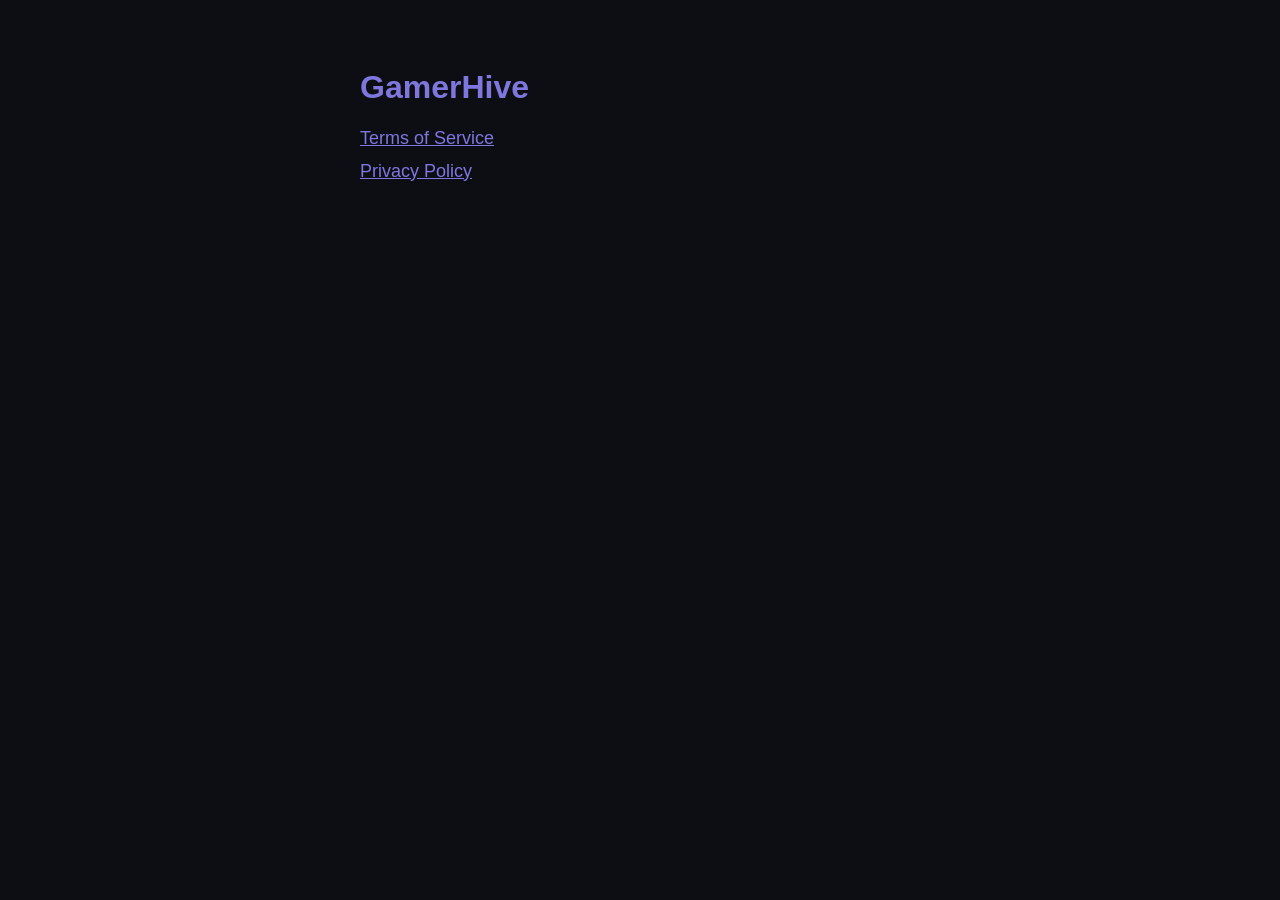
<file: index.html>
<!doctype html>
<html lang="en">
<head>
<meta charset="utf-8">
<meta name="viewport" content="width=device-width, initial-scale=1">
<title>GamerHive — Legal</title>
<style>
  body { background:#0d0d14; color:#fff; font-family:-apple-system,Segoe UI,Roboto,sans-serif; max-width:560px; margin:0 auto; padding:48px 20px; }
  h1 { color:#7F77DD; }
  a { color:#7F77DD; display:block; margin:12px 0; font-size:18px; }
</style>
</head>
<body>
  <h1>GamerHive</h1>
  <a href="./terms.html">Terms of Service</a>
  <a href="./privacy.html">Privacy Policy</a>
</body>
</html>
</file>
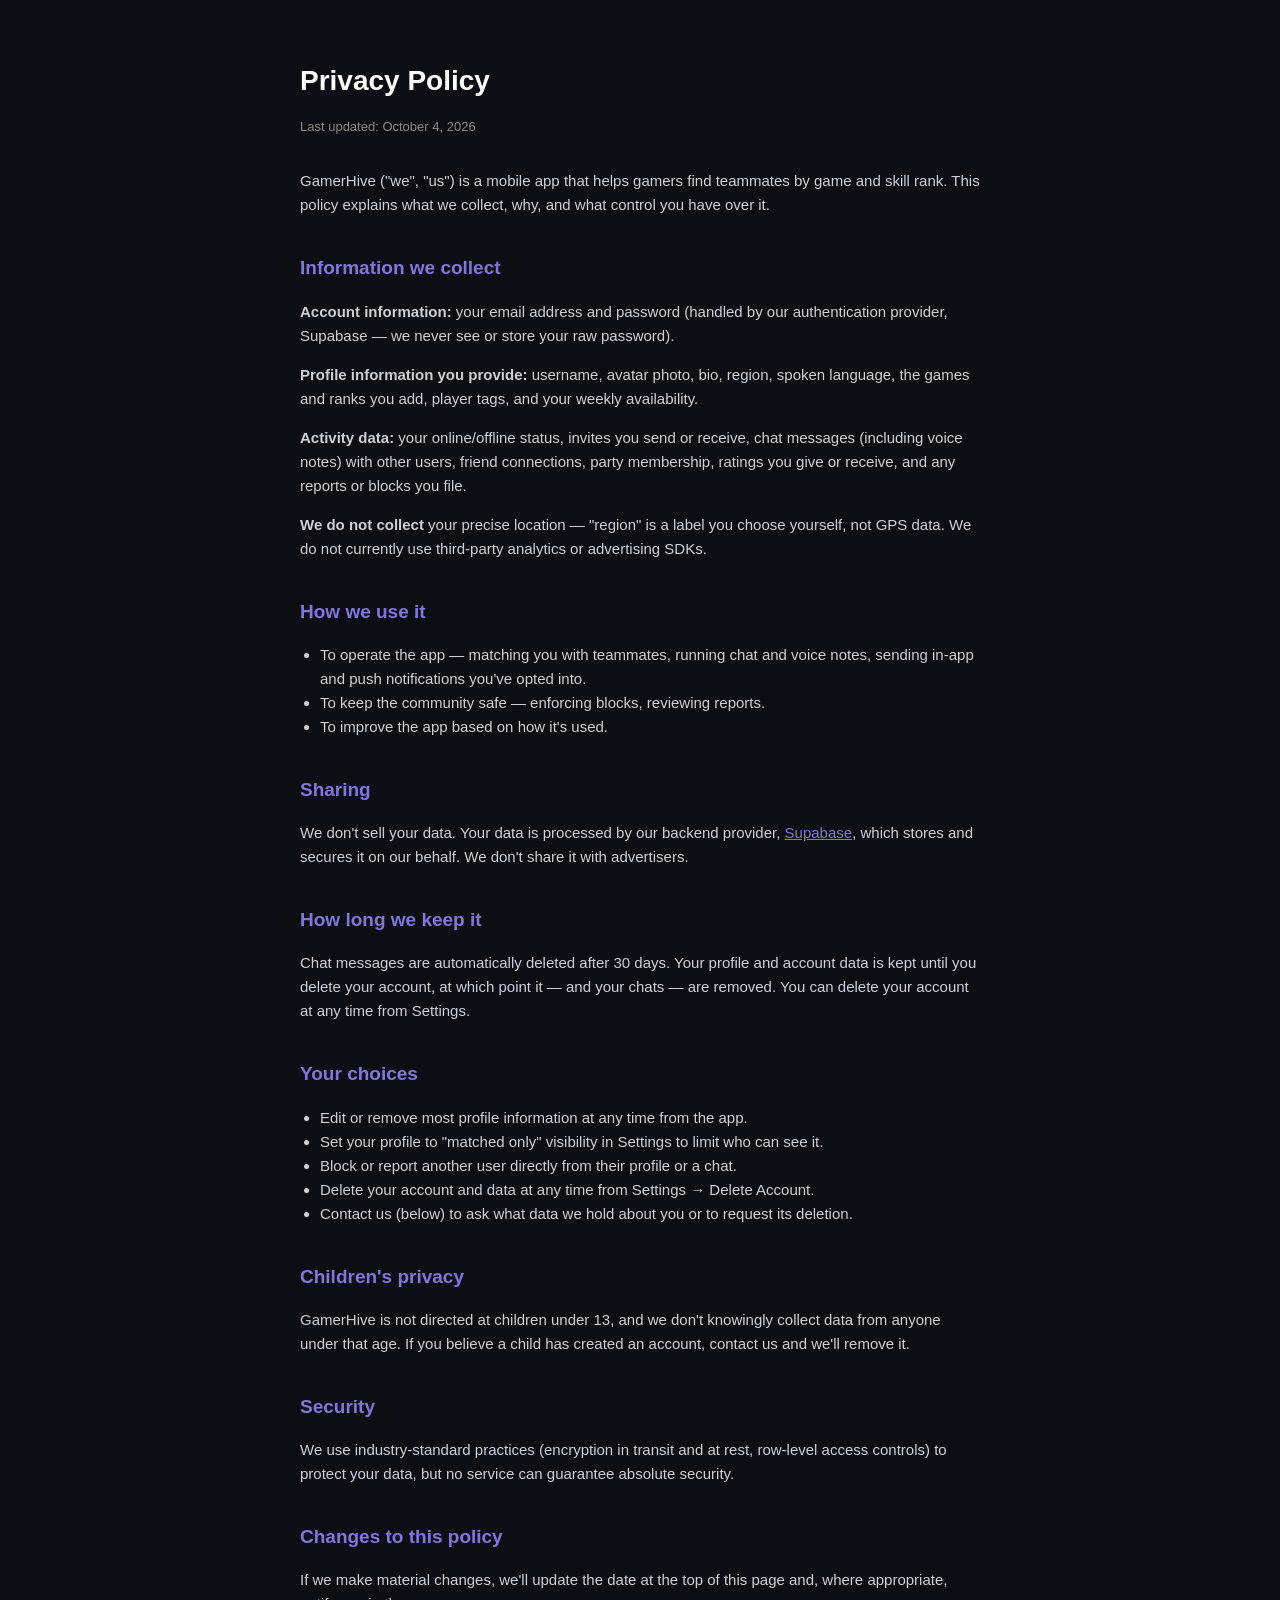
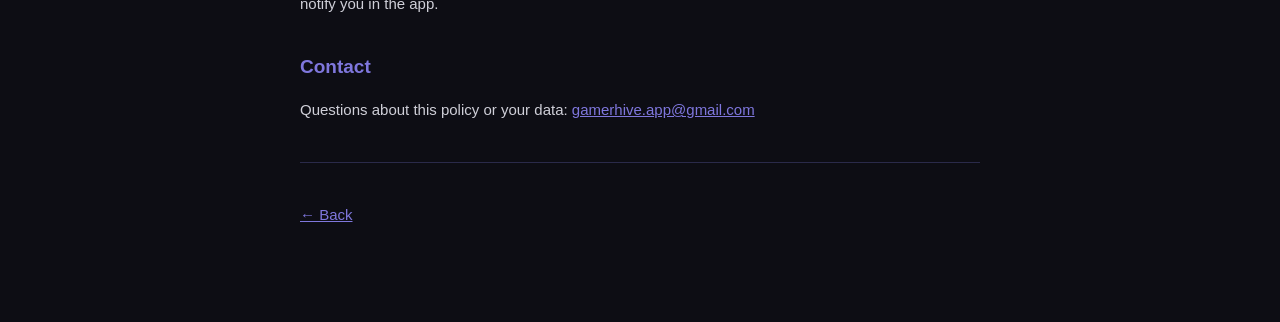
<file: privacy.html>
<!doctype html>
<html lang="en">
<head>
<meta charset="utf-8">
<meta name="viewport" content="width=device-width, initial-scale=1">
<title>GamerHive — Privacy Policy</title>
<link rel="stylesheet" href="./style.css">
</head>
<body>
  <h1>Privacy Policy</h1>
  <p class="meta">Last updated: October 4, 2026</p>

  <p>GamerHive ("we", "us") is a mobile app that helps gamers find teammates by game and skill rank. This policy explains what we collect, why, and what control you have over it.</p>

  <h2>Information we collect</h2>
  <p><strong>Account information:</strong> your email address and password (handled by our authentication provider, Supabase — we never see or store your raw password).</p>
  <p><strong>Profile information you provide:</strong> username, avatar photo, bio, region, spoken language, the games and ranks you add, player tags, and your weekly availability.</p>
  <p><strong>Activity data:</strong> your online/offline status, invites you send or receive, chat messages (including voice notes) with other users, friend connections, party membership, ratings you give or receive, and any reports or blocks you file.</p>
  <p><strong>We do not collect</strong> your precise location — "region" is a label you choose yourself, not GPS data. We do not currently use third-party analytics or advertising SDKs.</p>

  <h2>How we use it</h2>
  <ul>
    <li>To operate the app — matching you with teammates, running chat and voice notes, sending in-app and push notifications you've opted into.</li>
    <li>To keep the community safe — enforcing blocks, reviewing reports.</li>
    <li>To improve the app based on how it's used.</li>
  </ul>

  <h2>Sharing</h2>
  <p>We don't sell your data. Your data is processed by our backend provider, <a href="https://supabase.com/privacy" target="_blank" rel="noopener">Supabase</a>, which stores and secures it on our behalf. We don't share it with advertisers.</p>

  <h2>How long we keep it</h2>
  <p>Chat messages are automatically deleted after 30 days. Your profile and account data is kept until you delete your account, at which point it — and your chats — are removed. You can delete your account at any time from Settings.</p>

  <h2>Your choices</h2>
  <ul>
    <li>Edit or remove most profile information at any time from the app.</li>
    <li>Set your profile to "matched only" visibility in Settings to limit who can see it.</li>
    <li>Block or report another user directly from their profile or a chat.</li>
    <li>Delete your account and data at any time from Settings → Delete Account.</li>
    <li>Contact us (below) to ask what data we hold about you or to request its deletion.</li>
  </ul>

  <h2>Children's privacy</h2>
  <p>GamerHive is not directed at children under 13, and we don't knowingly collect data from anyone under that age. If you believe a child has created an account, contact us and we'll remove it.</p>

  <h2>Security</h2>
  <p>We use industry-standard practices (encryption in transit and at rest, row-level access controls) to protect your data, but no service can guarantee absolute security.</p>

  <h2>Changes to this policy</h2>
  <p>If we make material changes, we'll update the date at the top of this page and, where appropriate, notify you in the app.</p>

  <h2>Contact</h2>
  <p>Questions about this policy or your data: <a href="mailto:gamerhive.app@gmail.com">gamerhive.app@gmail.com</a></p>

  <hr>
  <p><a href="./index.html">← Back</a></p>
</body>
</html>
</file>
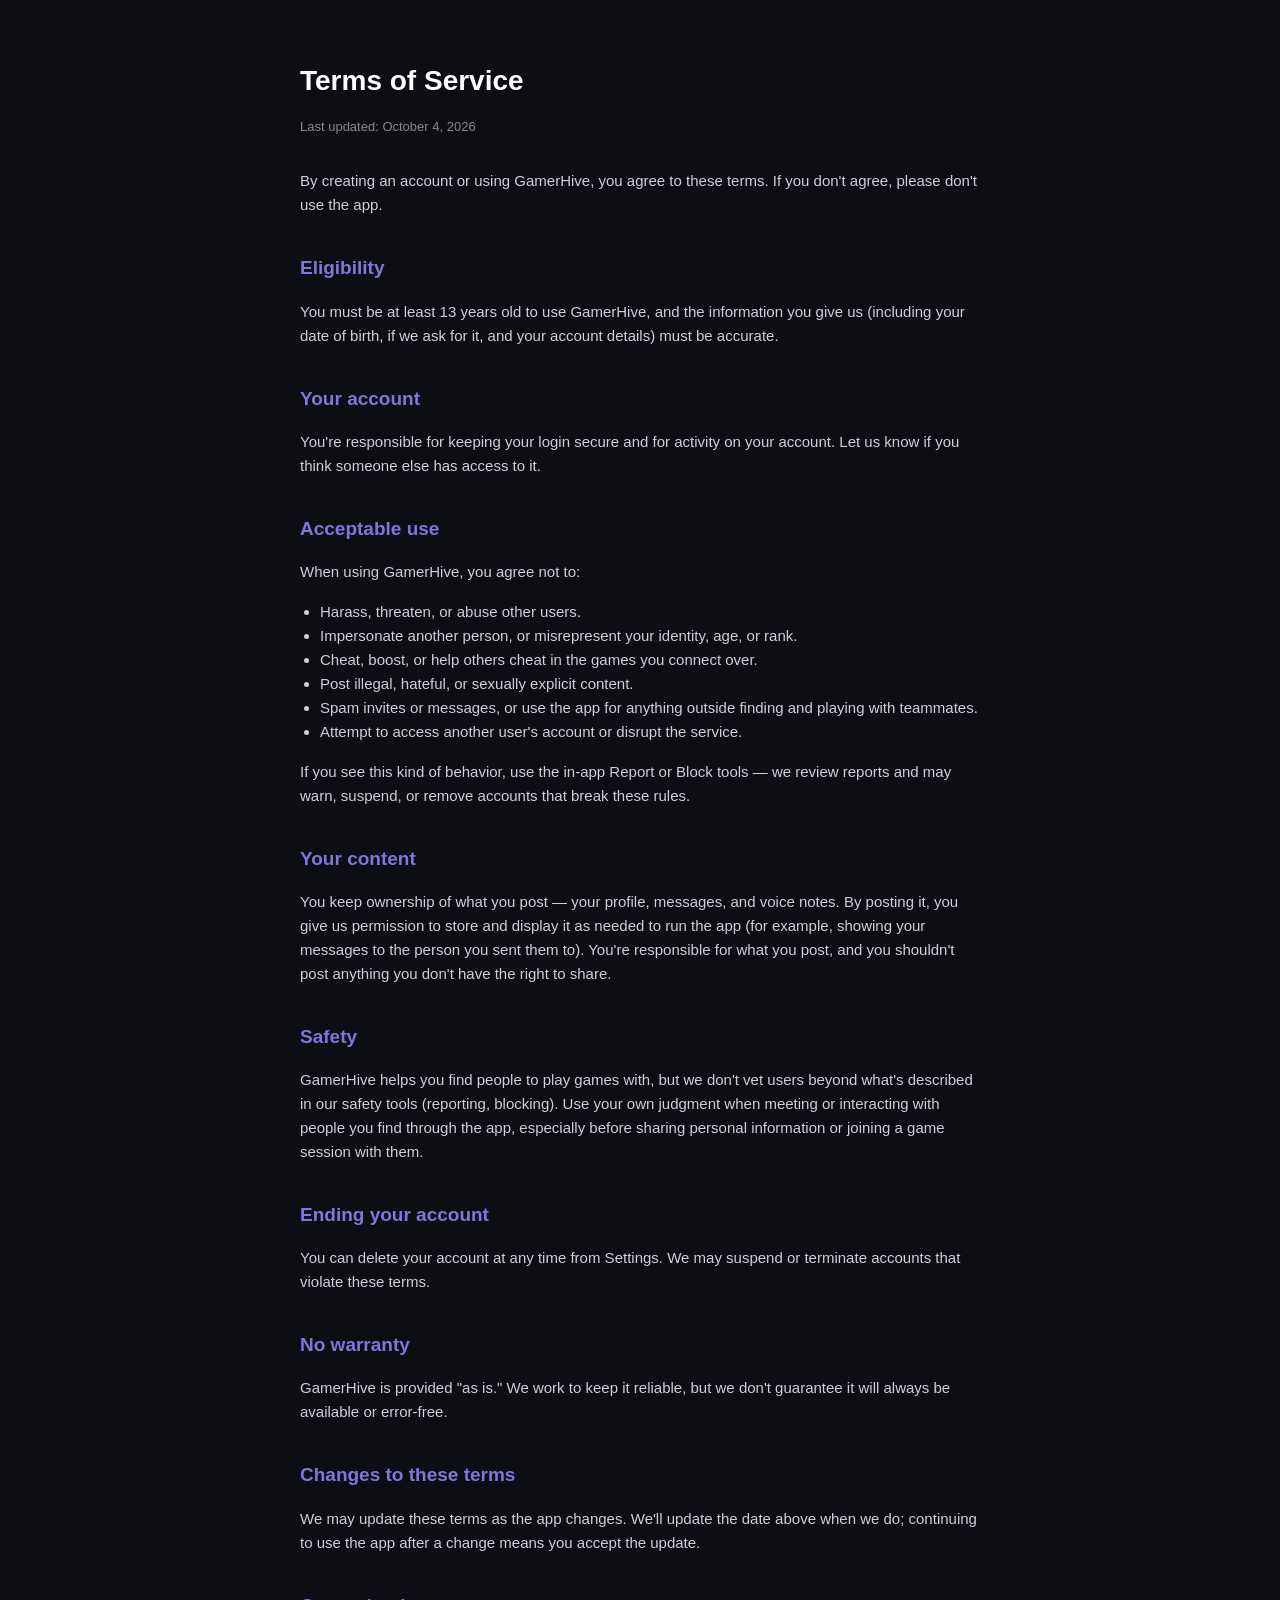
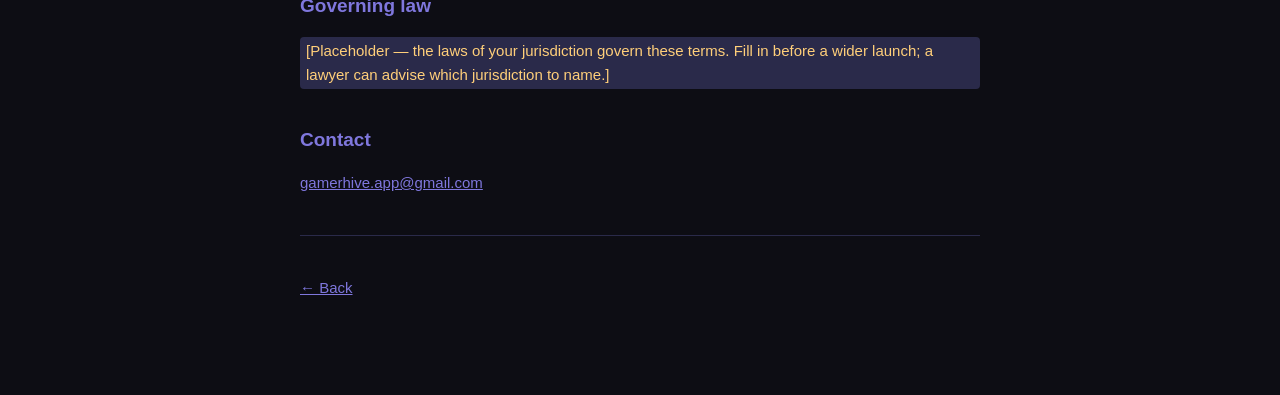
<file: terms.html>
<!doctype html>
<html lang="en">
<head>
<meta charset="utf-8">
<meta name="viewport" content="width=device-width, initial-scale=1">
<title>GamerHive — Terms of Service</title>
<link rel="stylesheet" href="./style.css">
</head>
<body>
  <h1>Terms of Service</h1>
  <p class="meta">Last updated: October 4, 2026</p>

  <p>By creating an account or using GamerHive, you agree to these terms. If you don't agree, please don't use the app.</p>

  <h2>Eligibility</h2>
  <p>You must be at least 13 years old to use GamerHive, and the information you give us (including your date of birth, if we ask for it, and your account details) must be accurate.</p>

  <h2>Your account</h2>
  <p>You're responsible for keeping your login secure and for activity on your account. Let us know if you think someone else has access to it.</p>

  <h2>Acceptable use</h2>
  <p>When using GamerHive, you agree not to:</p>
  <ul>
    <li>Harass, threaten, or abuse other users.</li>
    <li>Impersonate another person, or misrepresent your identity, age, or rank.</li>
    <li>Cheat, boost, or help others cheat in the games you connect over.</li>
    <li>Post illegal, hateful, or sexually explicit content.</li>
    <li>Spam invites or messages, or use the app for anything outside finding and playing with teammates.</li>
    <li>Attempt to access another user's account or disrupt the service.</li>
  </ul>
  <p>If you see this kind of behavior, use the in-app Report or Block tools — we review reports and may warn, suspend, or remove accounts that break these rules.</p>

  <h2>Your content</h2>
  <p>You keep ownership of what you post — your profile, messages, and voice notes. By posting it, you give us permission to store and display it as needed to run the app (for example, showing your messages to the person you sent them to). You're responsible for what you post, and you shouldn't post anything you don't have the right to share.</p>

  <h2>Safety</h2>
  <p>GamerHive helps you find people to play games with, but we don't vet users beyond what's described in our safety tools (reporting, blocking). Use your own judgment when meeting or interacting with people you find through the app, especially before sharing personal information or joining a game session with them.</p>

  <h2>Ending your account</h2>
  <p>You can delete your account at any time from Settings. We may suspend or terminate accounts that violate these terms.</p>

  <h2>No warranty</h2>
  <p>GamerHive is provided "as is." We work to keep it reliable, but we don't guarantee it will always be available or error-free.</p>

  <h2>Changes to these terms</h2>
  <p>We may update these terms as the app changes. We'll update the date above when we do; continuing to use the app after a change means you accept the update.</p>

  <h2>Governing law</h2>
  <p class="placeholder">[Placeholder — the laws of your jurisdiction govern these terms. Fill in before a wider launch; a lawyer can advise which jurisdiction to name.]</p>

  <h2>Contact</h2>
  <p><a href="mailto:gamerhive.app@gmail.com">gamerhive.app@gmail.com</a></p>

  <hr>
  <p><a href="./index.html">← Back</a></p>
</body>
</html>
</file>
<file: style.css>
body {
  background: #0d0d14;
  color: #e5e5e5;
  font-family: -apple-system, "Segoe UI", Roboto, sans-serif;
  max-width: 680px;
  margin: 0 auto;
  padding: 40px 20px 80px;
  line-height: 1.6;
}
h1 { color: #ffffff; font-size: 28px; margin-bottom: 4px; }
h2 { color: #7F77DD; font-size: 19px; margin-top: 36px; }
p, li { color: #cfcfd8; font-size: 15px; }
.meta { color: #888; font-size: 13px; margin-bottom: 32px; }
a { color: #7F77DD; }
.placeholder { background: #2a2a4a; padding: 2px 6px; border-radius: 4px; color: #ffcf7a; }
ul { padding-left: 20px; }
hr { border: none; border-top: 1px solid #2a2a4a; margin: 40px 0; }
</file>
